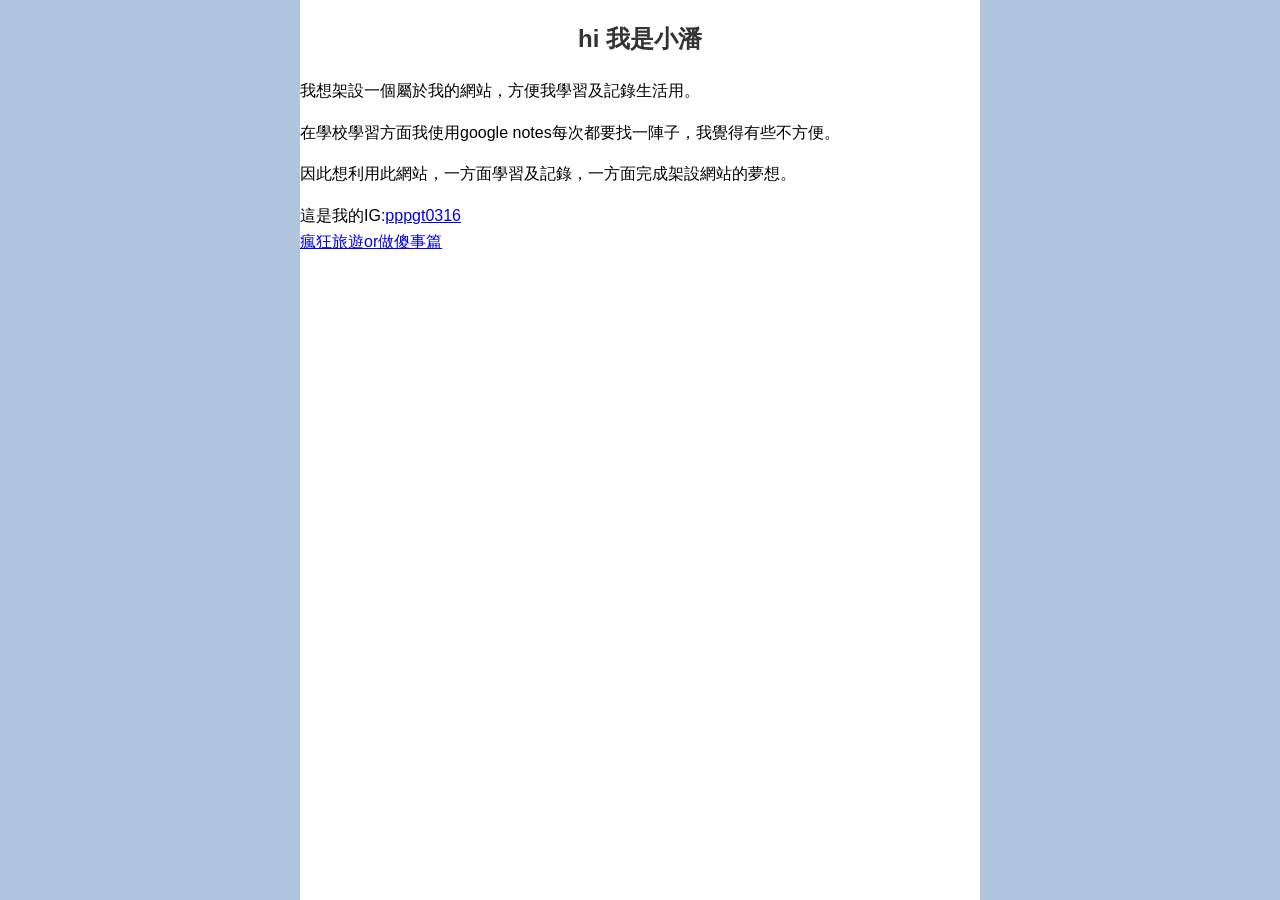
<file: index.html>
<!DOCTYPE html>
<html>
    <head>
        <meta charset="UTF-8"></meta>
        <title>小潘的網站</title>
        <style>
            html {
                font-size: 16px; /* 設置基準字體大小，1rem = 16px */
            }
            body {
                font-family: Arial, sans-serif;
                margin: 1.25rem auto; /* 20px ÷ 16 = 1.25rem */
                max-width: 50rem; /* 800px ÷ 16 = 50rem */
                line-height: 1.6;
                z-index: 1;
            }
            h2 {
                color: #333;
                text-align: center;
                font-size: 1.5rem; /* 約 24px，瀏覽器預設 h2 大小 */
            }
            p {
                overflow-wrap: break-word;
                white-space: normal;
                text-align: justify;
                color: black;
                font-size: 1rem; /* 明確設置，約 16px */
            }
            .left-background,
            .right-background {
                position: fixed;
                top: 0;
                width: var(--sidebar-width, 240px); /* 動態由 JS 控制 */
                height: 100vh;
                background-color: lightsteelblue;
                z-index: 0;
            }
            .left-background {
                left: 0;
            }
            .right-background {
                right: 0;
            }
            .content {
                max-width: calc(100vw - 2 * var(--sidebar-width));
                margin: 0 auto;
                box-sizing: border-box;
                position: relative;
                z-index: 1;
            }
            @media (max-width: 37.5rem) { /* 600px ÷ 16 = 37.5rem */
            .left-background, .right-background {
                width: 3.125rem; /* 50px ÷ 16 = 3.125rem */
            }
            }
        </style>
    </head>
    <body>
        <div class="left-background" ></div>
        <div class="right-background" ></div>
        <div class="content">
            <h2>hi 我是小潘</h2>
            <p>我想架設一個屬於我的網站，方便我學習及記錄生活用。</p>
            <p>在學校學習方面我使用google notes每次都要找一陣子，我覺得有些不方便。</p>
            <p>因此想利用此網站，一方面學習及記錄，一方面完成架設網站的夢想。</p>
            這是我的IG:<a href="https://www.instagram.com/pppgt0316/">pppgt0316</a>
            <br>
            <a href="wtfthing.html">瘋狂旅遊or做傻事篇</a>
        </div>
        <script>
            (function () {
            const SIDE_INIT = 300; // 初始 sidebar 寬度 px
            const root = document.documentElement;

            function adjustSidebars() {
                const zoom = window.devicePixelRatio || 1;
                const newWidth = SIDE_INIT / zoom;
                root.style.setProperty("--sidebar-width", newWidth + "px");
            }

            // 初始執行
            adjustSidebars();

            // 監聽 resize
            window.addEventListener("resize", adjustSidebars);

            // 監聽 zoom 變化（某些瀏覽器 DPR 會變）
            let lastDPR = window.devicePixelRatio;
            setInterval(() => {
                if (window.devicePixelRatio !== lastDPR) {
                lastDPR = window.devicePixelRatio;
                adjustSidebars();
                }
            }, 300);
            })();
        </script>
    </body>
</html>
</file>
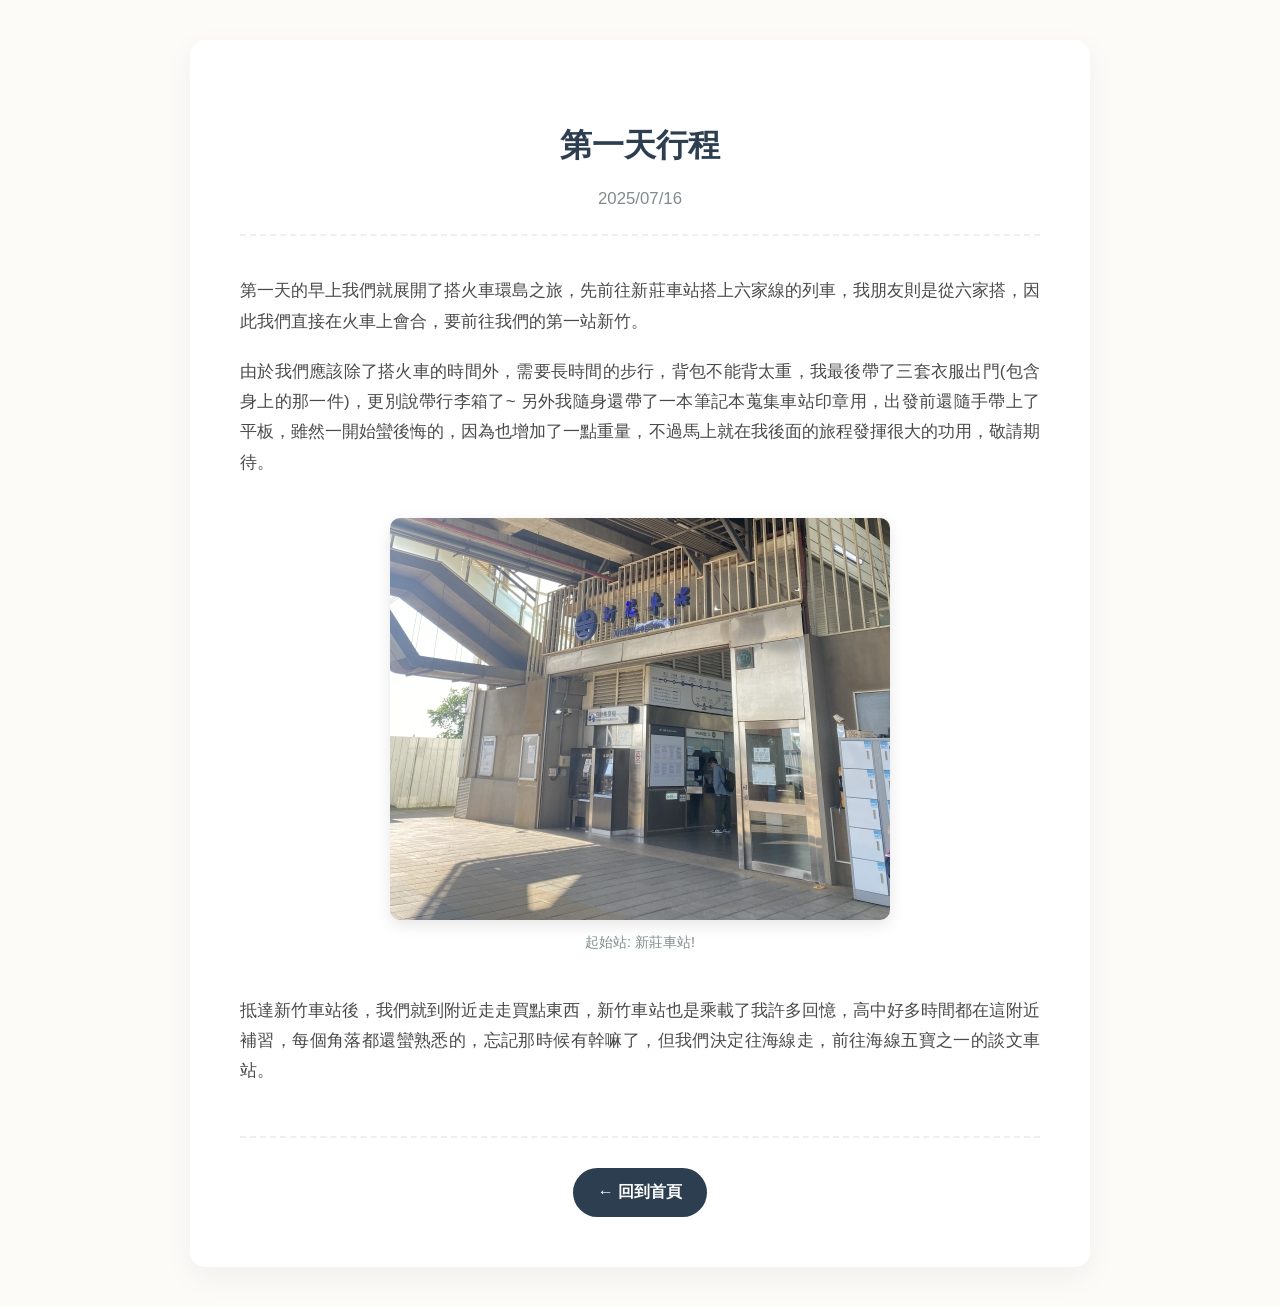
<file: day1.html>
<!DOCTYPE html>
<html lang="zh-TW">
<head>
    <meta charset="UTF-8">
    <meta name="viewport" content="width=device-width, initial-scale=1.0">
    <title>第一天 | 火車環島八日遊</title>
    <!-- 這一行就是用來叫出外面的樣式表 -->
    <link rel="stylesheet" href="style.css">
</head>
<body>

    <div class="container">
        <h2>第一天行程</h2>
        <p class="subtitle">2025/07/16</p>

        <p>第一天的早上我們就展開了搭火車環島之旅，先前往新莊車站搭上六家線的列車，我朋友則是從六家搭，因此我們直接在火車上會合，要前往我們的第一站新竹。</p>
        
        <p>由於我們應該除了搭火車的時間外，需要長時間的步行，背包不能背太重，我最後帶了三套衣服出門(包含身上的那一件)，更別說帶行李箱了~ 另外我隨身還帶了一本筆記本蒐集車站印章用，出發前還隨手帶上了平板，雖然一開始蠻後悔的，因為也增加了一點重量，不過馬上就在我後面的旅程發揮很大的功用，敬請期待。</p>

        <img alt="新莊車站" src="images/IMG_9039.jpg">
        <p class="caption">起始站: 新莊車站!</p>

        <p>抵達新竹車站後，我們就到附近走走買點東西，新竹車站也是乘載了我許多回憶，高中好多時間都在這附近補習，每個角落都還蠻熟悉的，忘記那時候有幹嘛了，但我們決定往海線走，前往海線五寶之一的談文車站。</p>
        
        <div class="btn-container">
            <a href="trainaroundtaiwan.html" class="back-link">← 回到首頁</a>
        </div>
    </div>

</body>
</html>
</file>
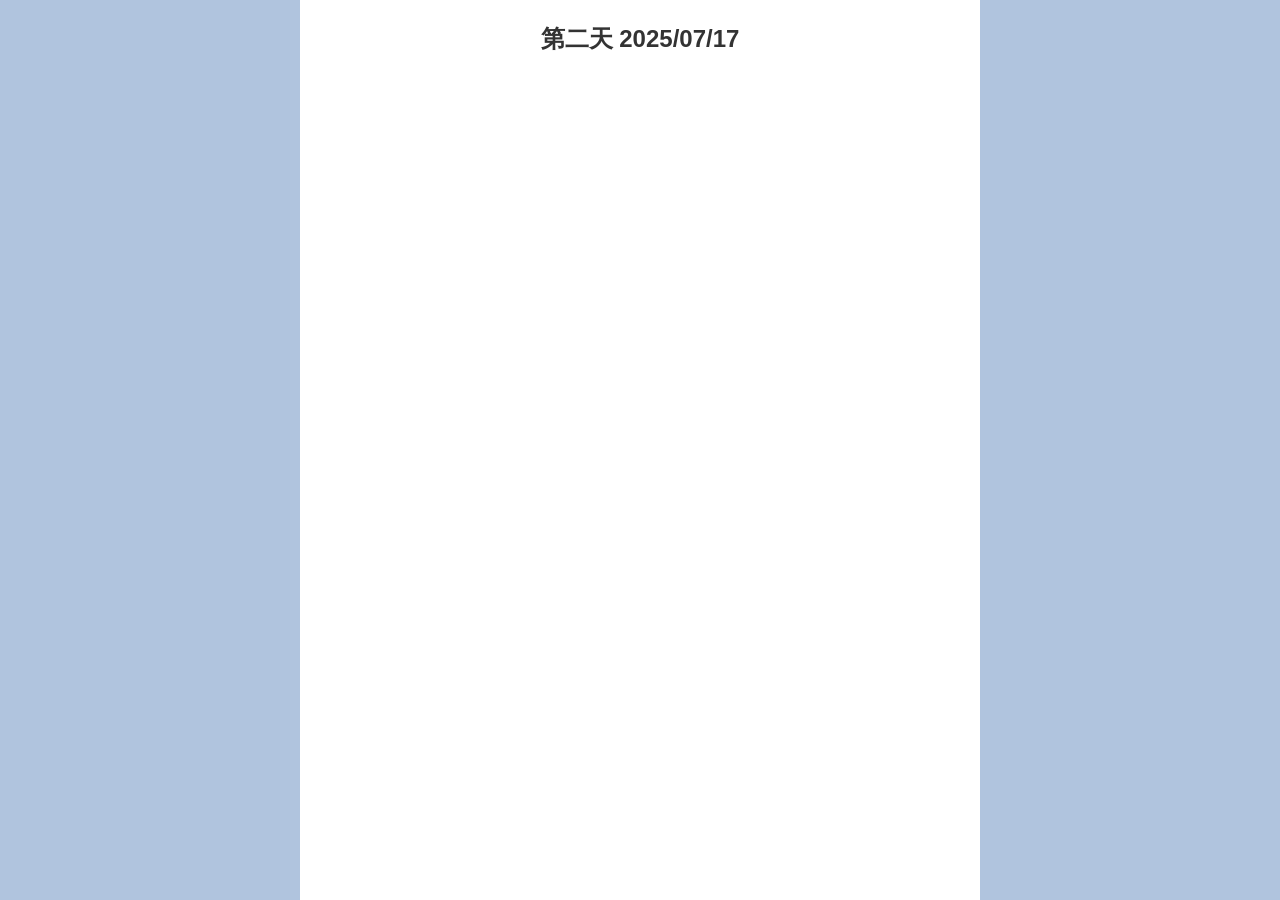
<file: day2.html>
<!DOCTYPE html>
<html>
    <head>
        <meta charset="UTF-8"></meta>
        <title>環島day2</title>
        <style>
            html {
                font-size: 16px; /* 設置基準字體大小，1rem = 16px */
            }
            body {
                font-family: Arial, sans-serif;
                margin: 1.25rem auto; /* 20px ÷ 16 = 1.25rem */
                max-width: 50rem; /* 800px ÷ 16 = 50rem */
                line-height: 1.6;
                z-index: 1;
            }
            h2 {
                color: #333;
                text-align: center;
                font-size: 1.5rem; /* 約 24px，瀏覽器預設 h2 大小 */
            }
            p {
                overflow-wrap: break-word;
                white-space: normal;
                text-align: justify;
                color: black;
                font-size: 1rem; /* 明確設置，約 16px */
            }
            .left-background,
            .right-background {
                position: fixed;
                top: 0;
                width: var(--sidebar-width, 240px); /* 動態由 JS 控制 */
                height: 100vh;
                background-color: lightsteelblue;
                z-index: 0;
            }
            .left-background {
                left: 0;
            }
            .right-background {
                right: 0;
            }
            .content {
                max-width: calc(100vw - 2 * var(--sidebar-width));
                margin: 0 auto;
                box-sizing: border-box;
                position: relative;
                z-index: 1;
            }
            @media (max-width: 37.5rem) { /* 600px ÷ 16 = 37.5rem */
            .left-background, .right-background {
                width: 3.125rem; /* 50px ÷ 16 = 3.125rem */
            }
            }
        </style>
    </head>
    <body>
        <div class="left-background" ></div>
        <div class="right-background" ></div>
        <div class="content">
            <h2>第二天 2025/07/17</h2>

        </div>
        <script>
            (function () {
            const SIDE_INIT = 300; // 初始 sidebar 寬度 px
            const root = document.documentElement;

            function adjustSidebars() {
                const zoom = window.devicePixelRatio || 1;
                const newWidth = SIDE_INIT / zoom;
                root.style.setProperty("--sidebar-width", newWidth + "px");
            }

            // 初始執行
            adjustSidebars();

            // 監聽 resize
            window.addEventListener("resize", adjustSidebars);

            // 監聽 zoom 變化（某些瀏覽器 DPR 會變）
            let lastDPR = window.devicePixelRatio;
            setInterval(() => {
                if (window.devicePixelRatio !== lastDPR) {
                lastDPR = window.devicePixelRatio;
                adjustSidebars();
                }
            }, 300);
            })();
        </script>
    </body>
</html>
</file>
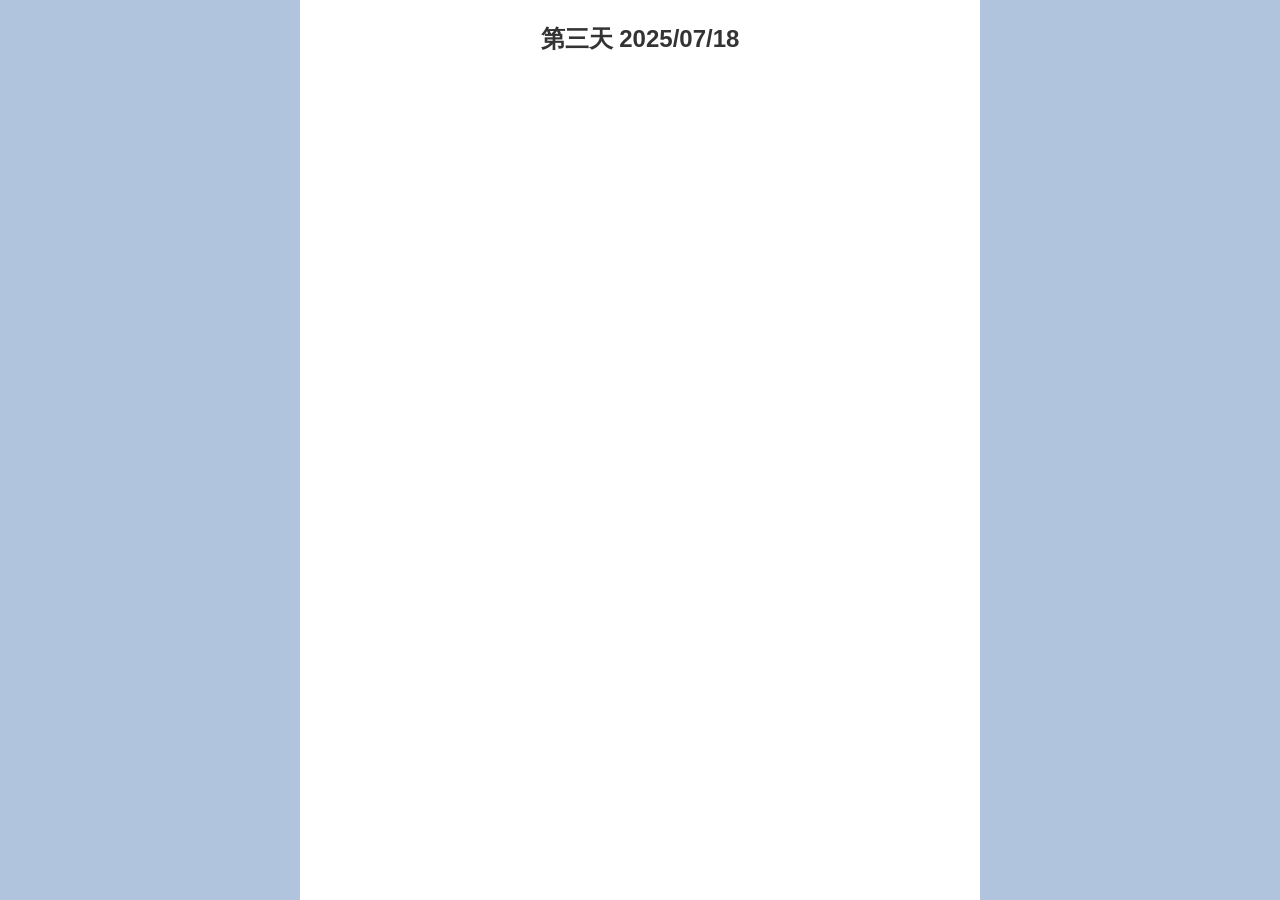
<file: day3.html>
<!DOCTYPE html>
<html>
    <head>
        <meta charset="UTF-8"></meta>
        <title>環島day3</title>
        <style>
            html {
                font-size: 16px; /* 設置基準字體大小，1rem = 16px */
            }
            body {
                font-family: Arial, sans-serif;
                margin: 1.25rem auto; /* 20px ÷ 16 = 1.25rem */
                max-width: 50rem; /* 800px ÷ 16 = 50rem */
                line-height: 1.6;
                z-index: 1;
            }
            h2 {
                color: #333;
                text-align: center;
                font-size: 1.5rem; /* 約 24px，瀏覽器預設 h2 大小 */
            }
            p {
                overflow-wrap: break-word;
                white-space: normal;
                text-align: justify;
                color: black;
                font-size: 1rem; /* 明確設置，約 16px */
            }
            .left-background,
            .right-background {
                position: fixed;
                top: 0;
                width: var(--sidebar-width, 240px); /* 動態由 JS 控制 */
                height: 100vh;
                background-color: lightsteelblue;
                z-index: 0;
            }
            .left-background {
                left: 0;
            }
            .right-background {
                right: 0;
            }
            .content {
                max-width: calc(100vw - 2 * var(--sidebar-width));
                margin: 0 auto;
                box-sizing: border-box;
                position: relative;
                z-index: 1;
            }
            @media (max-width: 37.5rem) { /* 600px ÷ 16 = 37.5rem */
            .left-background, .right-background {
                width: 3.125rem; /* 50px ÷ 16 = 3.125rem */
            }
            }
        </style>
    </head>
    <body>
        <div class="left-background" ></div>
        <div class="right-background" ></div>
        <div class="content">
            <h2>第三天 2025/07/18</h2>

        </div>
        <script>
            (function () {
            const SIDE_INIT = 300; // 初始 sidebar 寬度 px
            const root = document.documentElement;

            function adjustSidebars() {
                const zoom = window.devicePixelRatio || 1;
                const newWidth = SIDE_INIT / zoom;
                root.style.setProperty("--sidebar-width", newWidth + "px");
            }

            // 初始執行
            adjustSidebars();

            // 監聽 resize
            window.addEventListener("resize", adjustSidebars);

            // 監聽 zoom 變化（某些瀏覽器 DPR 會變）
            let lastDPR = window.devicePixelRatio;
            setInterval(() => {
                if (window.devicePixelRatio !== lastDPR) {
                lastDPR = window.devicePixelRatio;
                adjustSidebars();
                }
            }, 300);
            })();
        </script>
    </body>
</html>
</file>
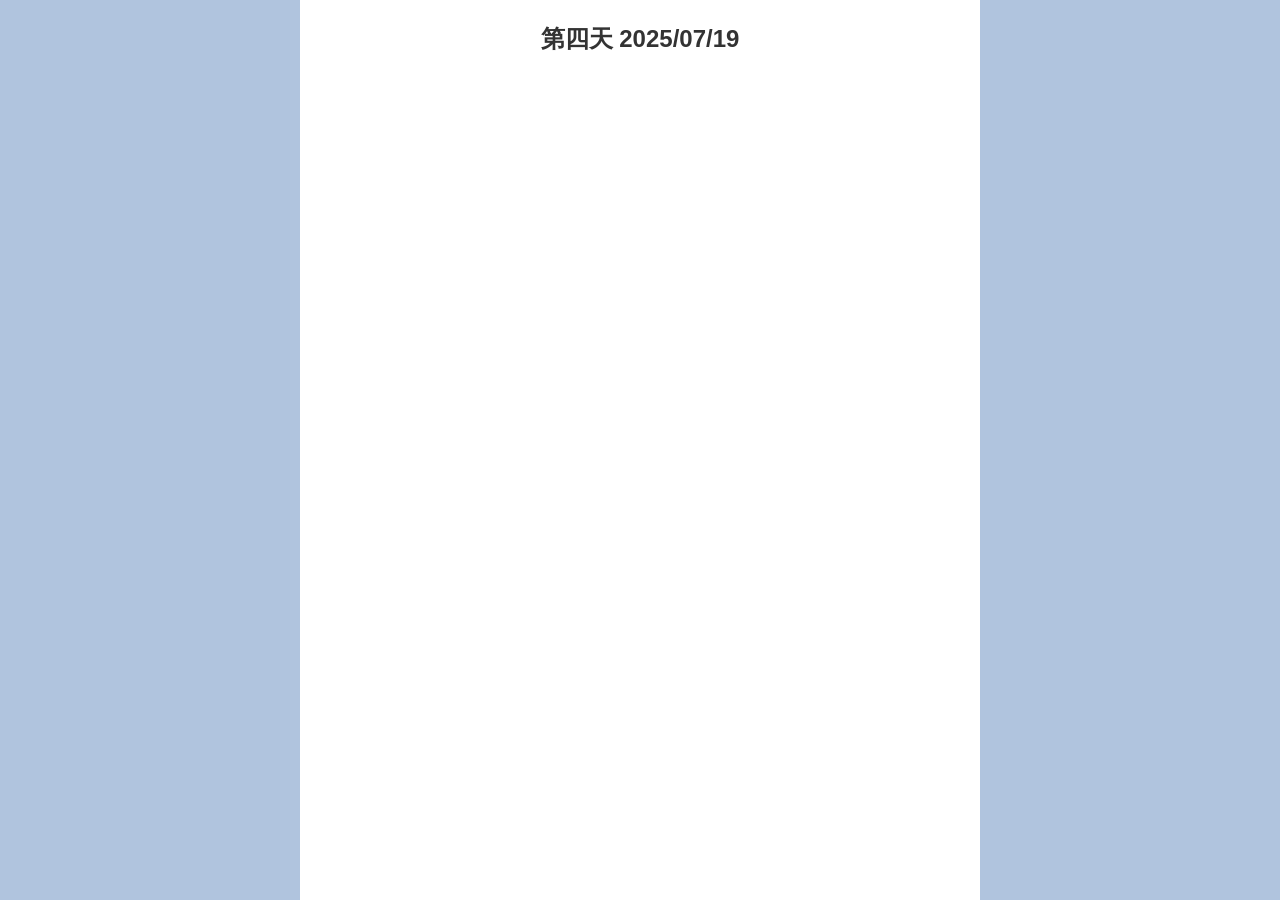
<file: day4.html>
<!DOCTYPE html>
<html>
    <head>
        <meta charset="UTF-8"></meta>
        <title>環島day4</title>
        <style>
            html {
                font-size: 16px; /* 設置基準字體大小，1rem = 16px */
            }
            body {
                font-family: Arial, sans-serif;
                margin: 1.25rem auto; /* 20px ÷ 16 = 1.25rem */
                max-width: 50rem; /* 800px ÷ 16 = 50rem */
                line-height: 1.6;
                z-index: 1;
            }
            h2 {
                color: #333;
                text-align: center;
                font-size: 1.5rem; /* 約 24px，瀏覽器預設 h2 大小 */
            }
            p {
                overflow-wrap: break-word;
                white-space: normal;
                text-align: justify;
                color: black;
                font-size: 1rem; /* 明確設置，約 16px */
            }
            .left-background,
            .right-background {
                position: fixed;
                top: 0;
                width: var(--sidebar-width, 240px); /* 動態由 JS 控制 */
                height: 100vh;
                background-color: lightsteelblue;
                z-index: 0;
            }
            .left-background {
                left: 0;
            }
            .right-background {
                right: 0;
            }
            .content {
                max-width: calc(100vw - 2 * var(--sidebar-width));
                margin: 0 auto;
                box-sizing: border-box;
                position: relative;
                z-index: 1;
            }
            @media (max-width: 37.5rem) { /* 600px ÷ 16 = 37.5rem */
            .left-background, .right-background {
                width: 3.125rem; /* 50px ÷ 16 = 3.125rem */
            }
            }
        </style>
    </head>
    <body>
        <div class="left-background" ></div>
        <div class="right-background" ></div>
        <div class="content">
            <h2>第四天 2025/07/19</h2>

        </div>
        <script>
            (function () {
            const SIDE_INIT = 300; // 初始 sidebar 寬度 px
            const root = document.documentElement;

            function adjustSidebars() {
                const zoom = window.devicePixelRatio || 1;
                const newWidth = SIDE_INIT / zoom;
                root.style.setProperty("--sidebar-width", newWidth + "px");
            }

            // 初始執行
            adjustSidebars();

            // 監聽 resize
            window.addEventListener("resize", adjustSidebars);

            // 監聽 zoom 變化（某些瀏覽器 DPR 會變）
            let lastDPR = window.devicePixelRatio;
            setInterval(() => {
                if (window.devicePixelRatio !== lastDPR) {
                lastDPR = window.devicePixelRatio;
                adjustSidebars();
                }
            }, 300);
            })();
        </script>
    </body>
</html>
</file>
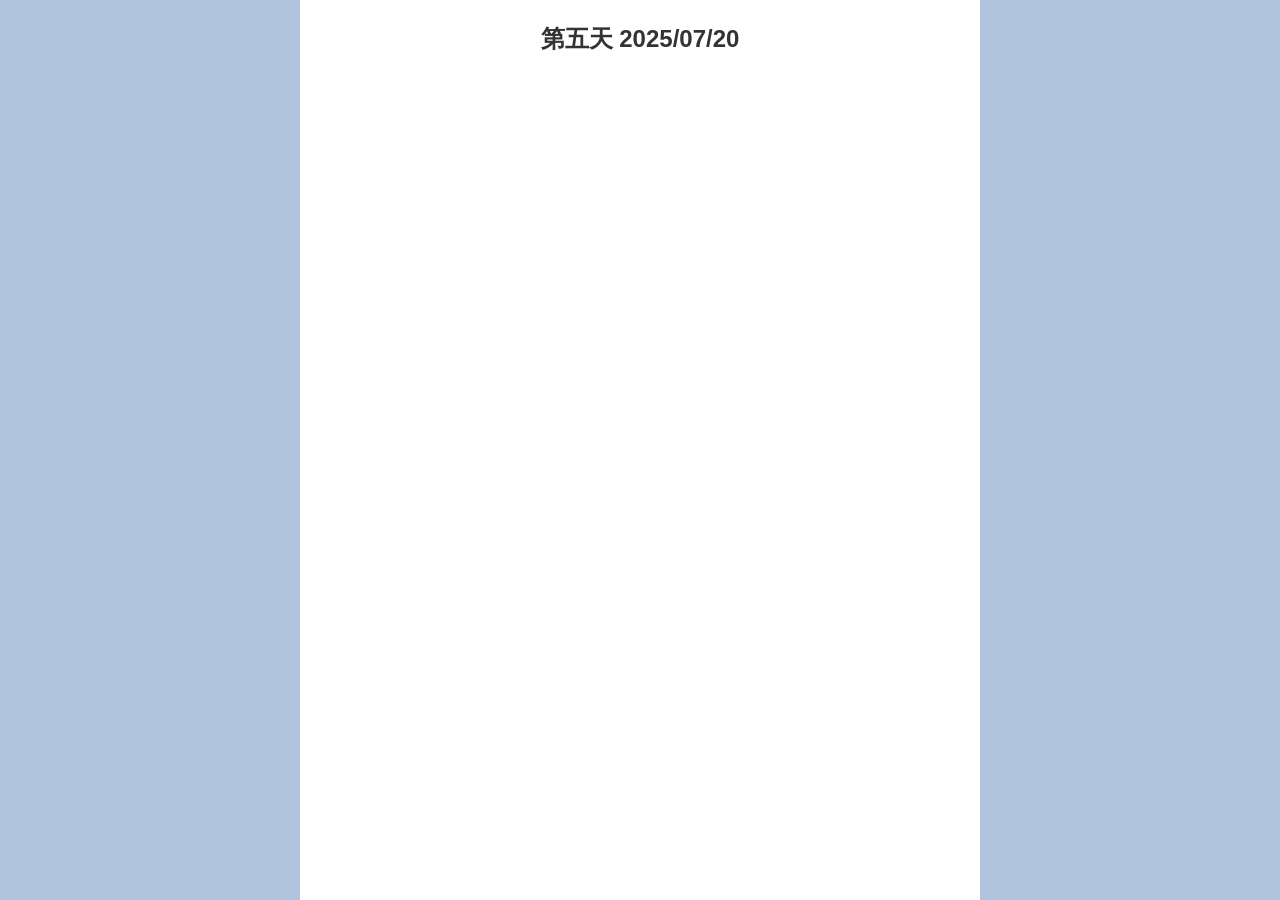
<file: day5.html>
<!DOCTYPE html>
<html>
    <head>
        <meta charset="UTF-8"></meta>
        <title>環島day5</title>
        <style>
            html {
                font-size: 16px; /* 設置基準字體大小，1rem = 16px */
            }
            body {
                font-family: Arial, sans-serif;
                margin: 1.25rem auto; /* 20px ÷ 16 = 1.25rem */
                max-width: 50rem; /* 800px ÷ 16 = 50rem */
                line-height: 1.6;
                z-index: 1;
            }
            h2 {
                color: #333;
                text-align: center;
                font-size: 1.5rem; /* 約 24px，瀏覽器預設 h2 大小 */
            }
            p {
                overflow-wrap: break-word;
                white-space: normal;
                text-align: justify;
                color: black;
                font-size: 1rem; /* 明確設置，約 16px */
            }
            .left-background,
            .right-background {
                position: fixed;
                top: 0;
                width: var(--sidebar-width, 240px); /* 動態由 JS 控制 */
                height: 100vh;
                background-color: lightsteelblue;
                z-index: 0;
            }
            .left-background {
                left: 0;
            }
            .right-background {
                right: 0;
            }
            .content {
                max-width: calc(100vw - 2 * var(--sidebar-width));
                margin: 0 auto;
                box-sizing: border-box;
                position: relative;
                z-index: 1;
            }
            @media (max-width: 37.5rem) { /* 600px ÷ 16 = 37.5rem */
            .left-background, .right-background {
                width: 3.125rem; /* 50px ÷ 16 = 3.125rem */
            }
            }
        </style>
    </head>
    <body>
        <div class="left-background" ></div>
        <div class="right-background" ></div>
        <div class="content">
            <h2>第五天 2025/07/20</h2>

        </div>
        <script>
            (function () {
            const SIDE_INIT = 300; // 初始 sidebar 寬度 px
            const root = document.documentElement;

            function adjustSidebars() {
                const zoom = window.devicePixelRatio || 1;
                const newWidth = SIDE_INIT / zoom;
                root.style.setProperty("--sidebar-width", newWidth + "px");
            }

            // 初始執行
            adjustSidebars();

            // 監聽 resize
            window.addEventListener("resize", adjustSidebars);

            // 監聽 zoom 變化（某些瀏覽器 DPR 會變）
            let lastDPR = window.devicePixelRatio;
            setInterval(() => {
                if (window.devicePixelRatio !== lastDPR) {
                lastDPR = window.devicePixelRatio;
                adjustSidebars();
                }
            }, 300);
            })();
        </script>
    </body>
</html>
</file>
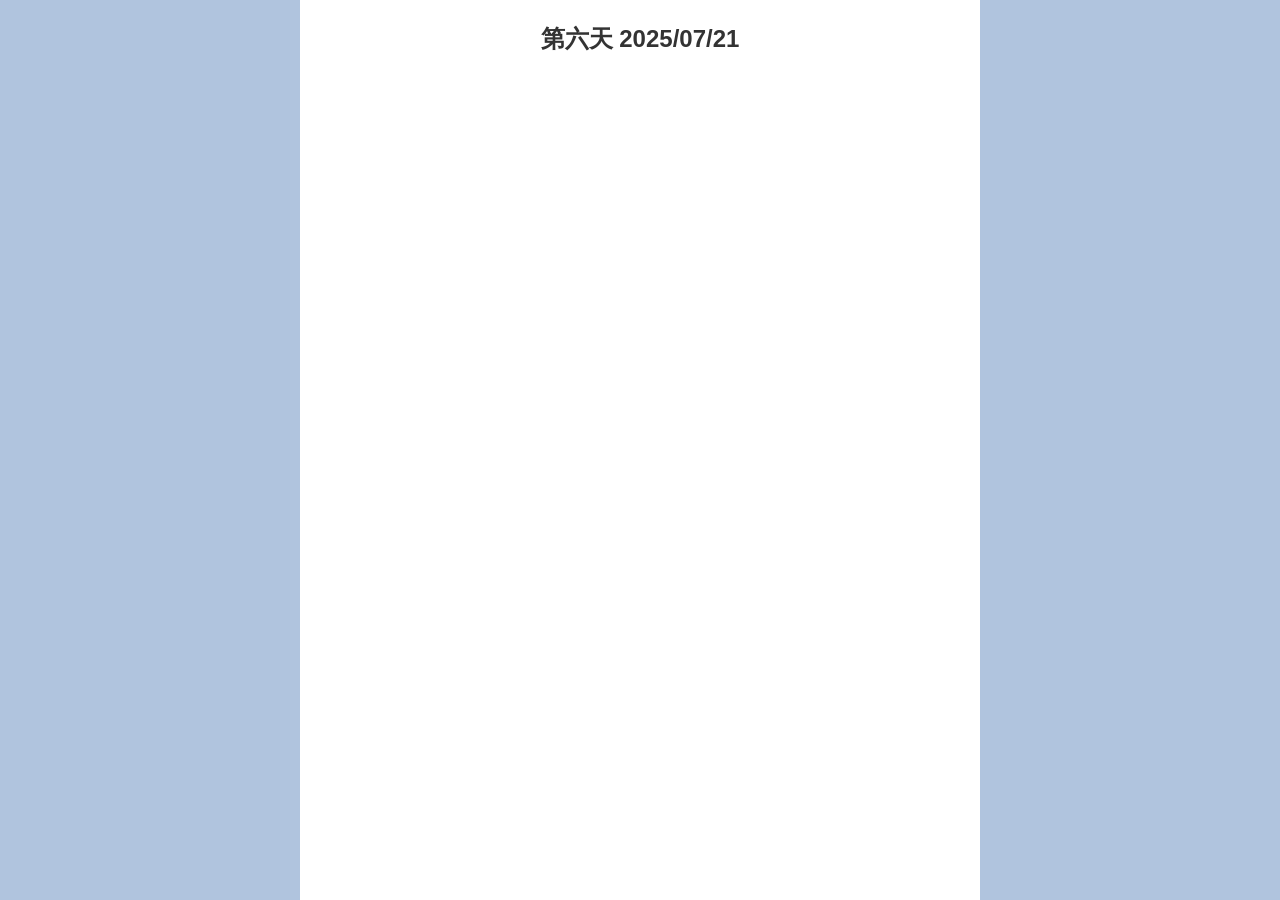
<file: day6.html>
<!DOCTYPE html>
<html>
    <head>
        <meta charset="UTF-8"></meta>
        <title>環島day6</title>
        <style>
            html {
                font-size: 16px; /* 設置基準字體大小，1rem = 16px */
            }
            body {
                font-family: Arial, sans-serif;
                margin: 1.25rem auto; /* 20px ÷ 16 = 1.25rem */
                max-width: 50rem; /* 800px ÷ 16 = 50rem */
                line-height: 1.6;
                z-index: 1;
            }
            h2 {
                color: #333;
                text-align: center;
                font-size: 1.5rem; /* 約 24px，瀏覽器預設 h2 大小 */
            }
            p {
                overflow-wrap: break-word;
                white-space: normal;
                text-align: justify;
                color: black;
                font-size: 1rem; /* 明確設置，約 16px */
            }
            .left-background,
            .right-background {
                position: fixed;
                top: 0;
                width: var(--sidebar-width, 240px); /* 動態由 JS 控制 */
                height: 100vh;
                background-color: lightsteelblue;
                z-index: 0;
            }
            .left-background {
                left: 0;
            }
            .right-background {
                right: 0;
            }
            .content {
                max-width: calc(100vw - 2 * var(--sidebar-width));
                margin: 0 auto;
                box-sizing: border-box;
                position: relative;
                z-index: 1;
            }
            @media (max-width: 37.5rem) { /* 600px ÷ 16 = 37.5rem */
            .left-background, .right-background {
                width: 3.125rem; /* 50px ÷ 16 = 3.125rem */
            }
            }
        </style>
    </head>
    <body>
        <div class="left-background" ></div>
        <div class="right-background" ></div>
        <div class="content">
            <h2>第六天 2025/07/21</h2>

        </div>
        <script>
            (function () {
            const SIDE_INIT = 300; // 初始 sidebar 寬度 px
            const root = document.documentElement;

            function adjustSidebars() {
                const zoom = window.devicePixelRatio || 1;
                const newWidth = SIDE_INIT / zoom;
                root.style.setProperty("--sidebar-width", newWidth + "px");
            }

            // 初始執行
            adjustSidebars();

            // 監聽 resize
            window.addEventListener("resize", adjustSidebars);

            // 監聽 zoom 變化（某些瀏覽器 DPR 會變）
            let lastDPR = window.devicePixelRatio;
            setInterval(() => {
                if (window.devicePixelRatio !== lastDPR) {
                lastDPR = window.devicePixelRatio;
                adjustSidebars();
                }
            }, 300);
            })();
        </script>
    </body>
</html>
</file>
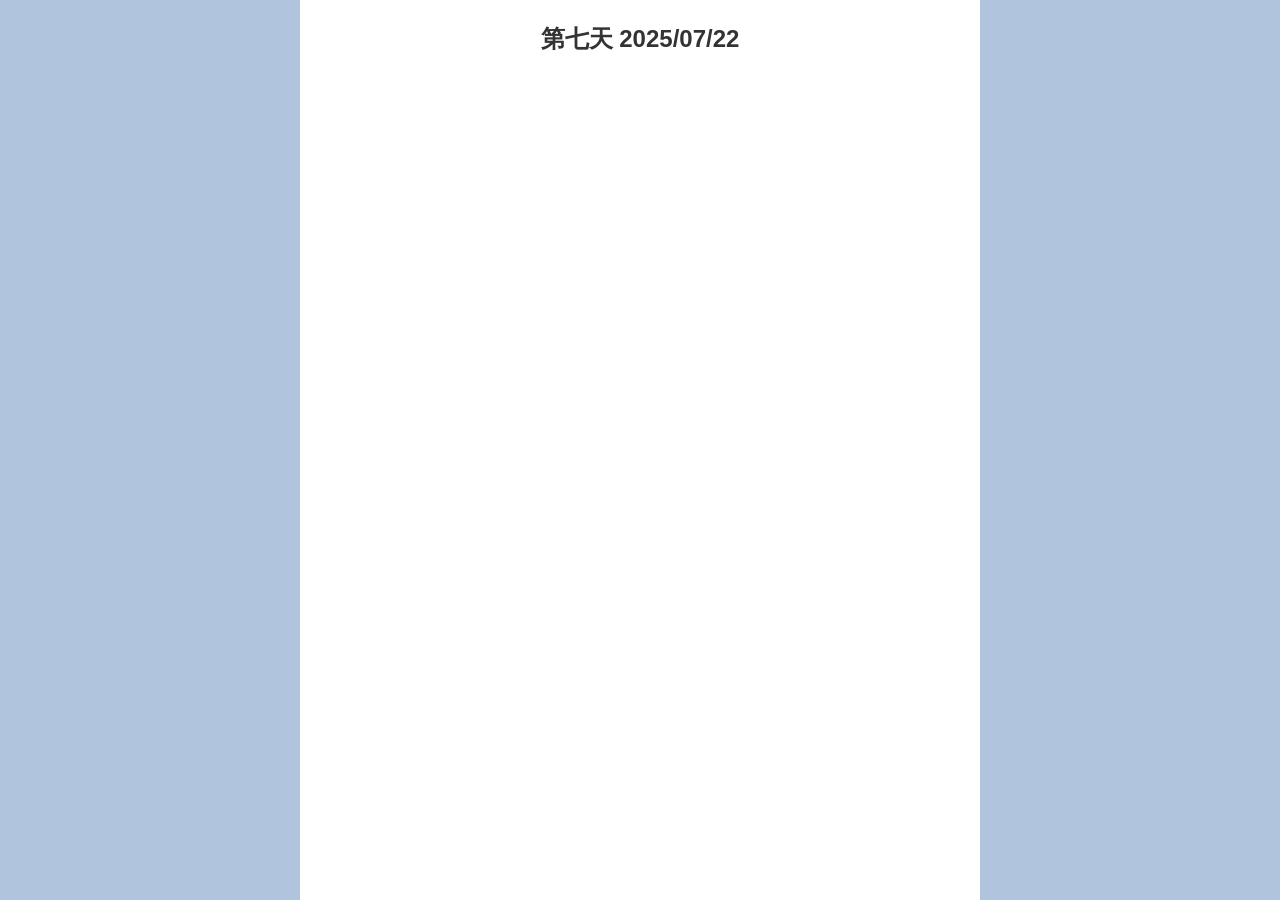
<file: day7.html>
<!DOCTYPE html>
<html>
    <head>
        <meta charset="UTF-8"></meta>
        <title>環島day7</title>
        <style>
            html {
                font-size: 16px; /* 設置基準字體大小，1rem = 16px */
            }
            body {
                font-family: Arial, sans-serif;
                margin: 1.25rem auto; /* 20px ÷ 16 = 1.25rem */
                max-width: 50rem; /* 800px ÷ 16 = 50rem */
                line-height: 1.6;
                z-index: 1;
            }
            h2 {
                color: #333;
                text-align: center;
                font-size: 1.5rem; /* 約 24px，瀏覽器預設 h2 大小 */
            }
            p {
                overflow-wrap: break-word;
                white-space: normal;
                text-align: justify;
                color: black;
                font-size: 1rem; /* 明確設置，約 16px */
            }
            .left-background,
            .right-background {
                position: fixed;
                top: 0;
                width: var(--sidebar-width, 240px); /* 動態由 JS 控制 */
                height: 100vh;
                background-color: lightsteelblue;
                z-index: 0;
            }
            .left-background {
                left: 0;
            }
            .right-background {
                right: 0;
            }
            .content {
                max-width: calc(100vw - 2 * var(--sidebar-width));
                margin: 0 auto;
                box-sizing: border-box;
                position: relative;
                z-index: 1;
            }
            @media (max-width: 37.5rem) { /* 600px ÷ 16 = 37.5rem */
            .left-background, .right-background {
                width: 3.125rem; /* 50px ÷ 16 = 3.125rem */
            }
            }
        </style>
    </head>
    <body>
        <div class="left-background" ></div>
        <div class="right-background" ></div>
        <div class="content">
            <h2>第七天 2025/07/22</h2>

        </div>
        <script>
            (function () {
            const SIDE_INIT = 300; // 初始 sidebar 寬度 px
            const root = document.documentElement;

            function adjustSidebars() {
                const zoom = window.devicePixelRatio || 1;
                const newWidth = SIDE_INIT / zoom;
                root.style.setProperty("--sidebar-width", newWidth + "px");
            }

            // 初始執行
            adjustSidebars();

            // 監聽 resize
            window.addEventListener("resize", adjustSidebars);

            // 監聽 zoom 變化（某些瀏覽器 DPR 會變）
            let lastDPR = window.devicePixelRatio;
            setInterval(() => {
                if (window.devicePixelRatio !== lastDPR) {
                lastDPR = window.devicePixelRatio;
                adjustSidebars();
                }
            }, 300);
            })();
        </script>
    </body>
</html>
</file>
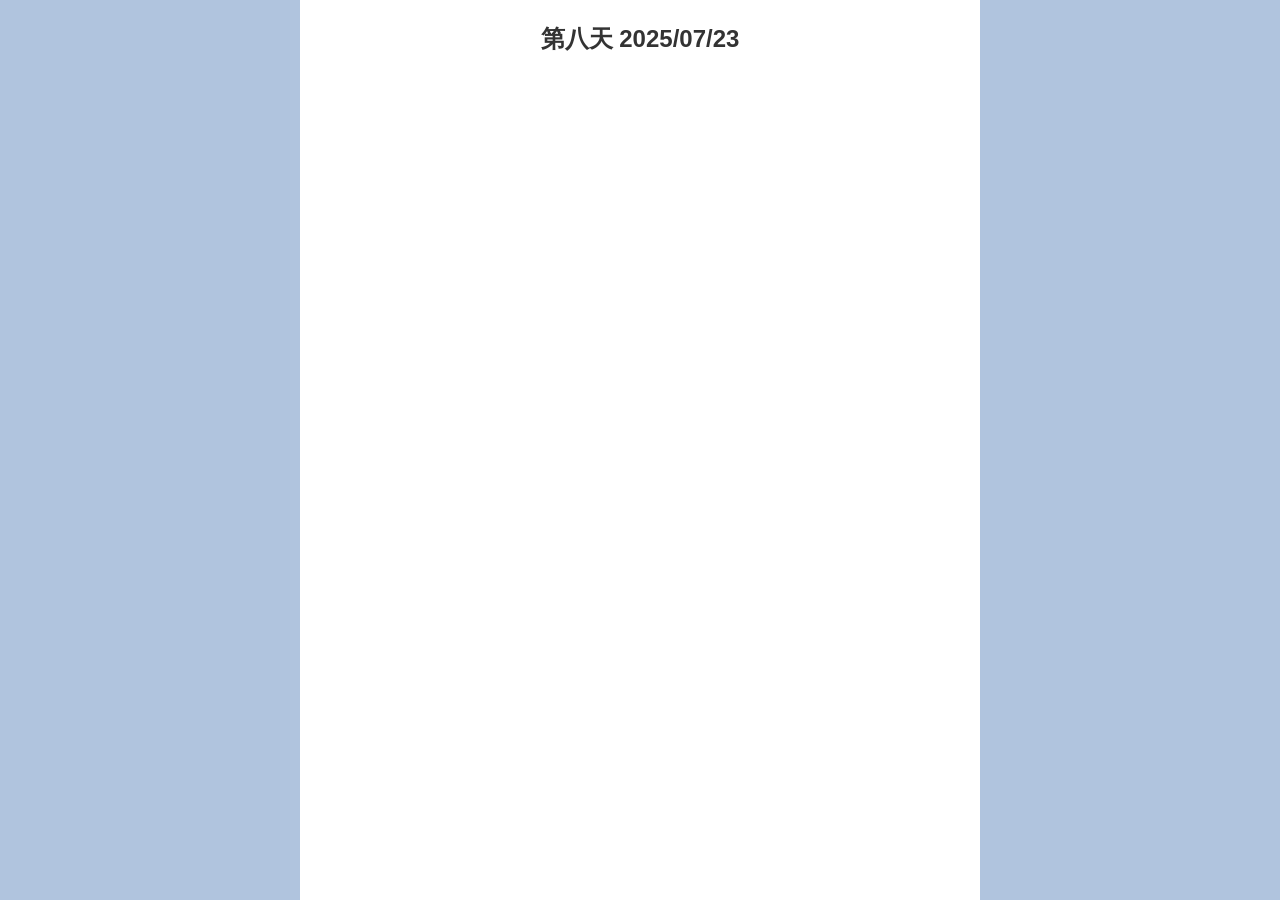
<file: day8.html>
<!DOCTYPE html>
<html>
    <head>
        <meta charset="UTF-8"></meta>
        <title>環島day8</title>
        <style>
            html {
                font-size: 16px; /* 設置基準字體大小，1rem = 16px */
            }
            body {
                font-family: Arial, sans-serif;
                margin: 1.25rem auto; /* 20px ÷ 16 = 1.25rem */
                max-width: 50rem; /* 800px ÷ 16 = 50rem */
                line-height: 1.6;
                z-index: 1;
            }
            h2 {
                color: #333;
                text-align: center;
                font-size: 1.5rem; /* 約 24px，瀏覽器預設 h2 大小 */
            }
            p {
                overflow-wrap: break-word;
                white-space: normal;
                text-align: justify;
                color: black;
                font-size: 1rem; /* 明確設置，約 16px */
            }
            .left-background,
            .right-background {
                position: fixed;
                top: 0;
                width: var(--sidebar-width, 240px); /* 動態由 JS 控制 */
                height: 100vh;
                background-color: lightsteelblue;
                z-index: 0;
            }
            .left-background {
                left: 0;
            }
            .right-background {
                right: 0;
            }
            .content {
                max-width: calc(100vw - 2 * var(--sidebar-width));
                margin: 0 auto;
                box-sizing: border-box;
                position: relative;
                z-index: 1;
            }
            @media (max-width: 37.5rem) { /* 600px ÷ 16 = 37.5rem */
            .left-background, .right-background {
                width: 3.125rem; /* 50px ÷ 16 = 3.125rem */
            }
            }
        </style>
    </head>
    <body>
        <div class="left-background" ></div>
        <div class="right-background" ></div>
        <div class="content">
            <h2>第八天 2025/07/23</h2>

        </div>
        <script>
            (function () {
            const SIDE_INIT = 300; // 初始 sidebar 寬度 px
            const root = document.documentElement;

            function adjustSidebars() {
                const zoom = window.devicePixelRatio || 1;
                const newWidth = SIDE_INIT / zoom;
                root.style.setProperty("--sidebar-width", newWidth + "px");
            }

            // 初始執行
            adjustSidebars();

            // 監聽 resize
            window.addEventListener("resize", adjustSidebars);

            // 監聽 zoom 變化（某些瀏覽器 DPR 會變）
            let lastDPR = window.devicePixelRatio;
            setInterval(() => {
                if (window.devicePixelRatio !== lastDPR) {
                lastDPR = window.devicePixelRatio;
                adjustSidebars();
                }
            }, 300);
            })();
        </script>
    </body>
</html>
</file>
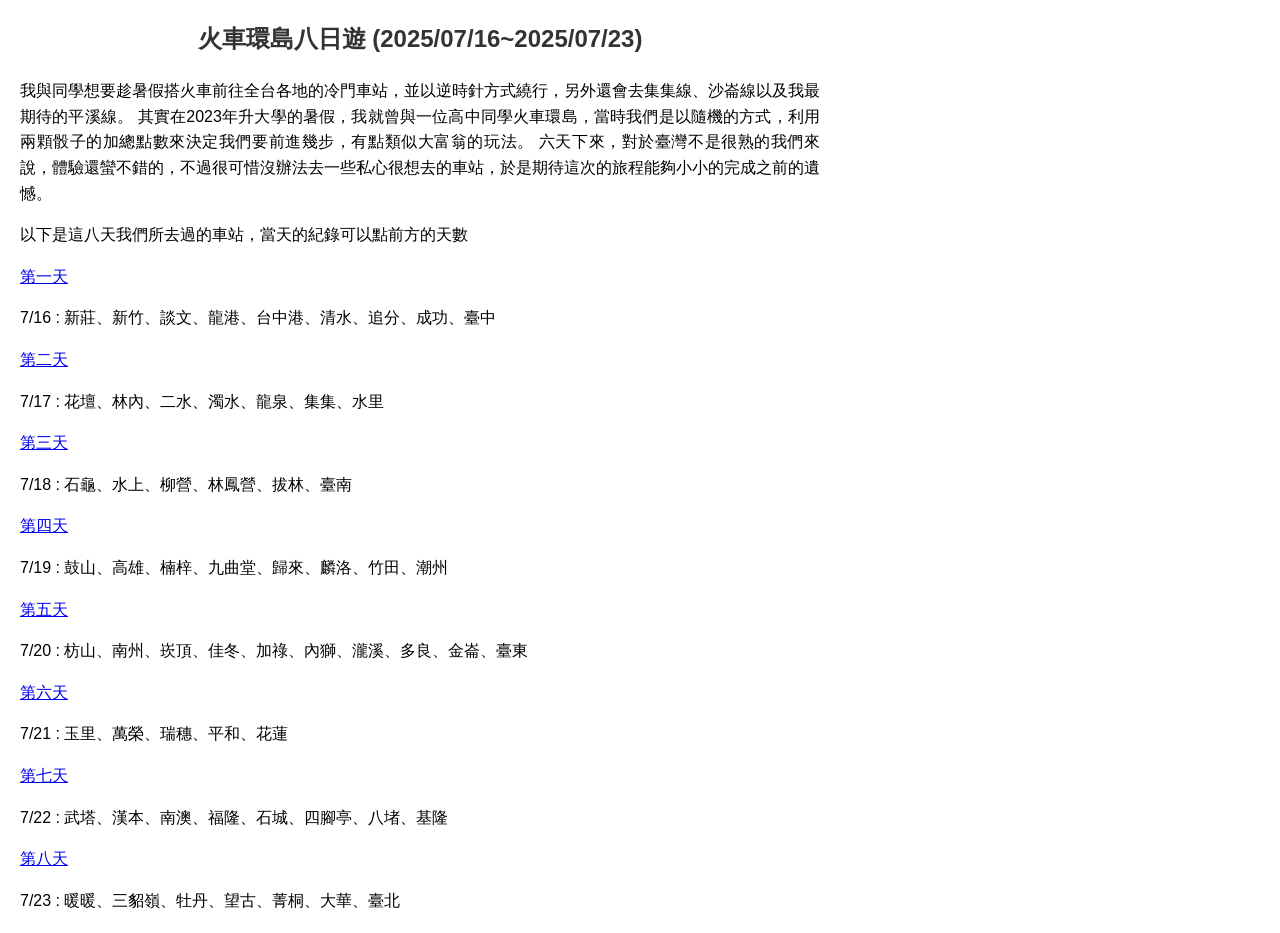
<file: page2.html>
<!DOCTYPE html>
<html>
    <head>
        <meta charset="UTF-8">
        <title>小潘的網頁</title>
        <style>
            body {
                font-family: Arial, sans-serif; /* 設定字型 */
                margin: 20px; /* 外邊距，讓內容不貼邊 */
                max-width: 800px; /* 限制內容最大寬度 */
                line-height: 1.6; /* 行高，增加可讀性 */
            }
            h2 {
                color: #333; /* 標題顏色 */
                text-align: center; /* 標題置中 */
            }
            p {
                overflow-wrap: break-word; /* 自動換行，長單詞也會斷開 */
                white-space: normal; /* 確保文字正常換行 */
                text-align: justify; /* 文字兩端對齊，視覺更整齊 */
            }
        </style>
    </head>
    <body>
        <h2>火車環島八日遊 (2025/07/16~2025/07/23)</h2>
        <p>我與同學想要趁暑假搭火車前往全台各地的冷門車站，並以逆時針方式繞行，另外還會去集集線、沙崙線以及我最期待的平溪線。
        其實在2023年升大學的暑假，我就曾與一位高中同學火車環島，當時我們是以隨機的方式，利用兩顆骰子的加總點數來決定我們要前進幾步，有點類似大富翁的玩法。
        六天下來，對於臺灣不是很熟的我們來說，體驗還蠻不錯的，不過很可惜沒辦法去一些私心很想去的車站，於是期待這次的旅程能夠小小的完成之前的遺憾。</p>
        
        <p>以下是這八天我們所去過的車站，當天的紀錄可以點前方的天數</p>
        <a href="day1.html">第一天</a><p> 7/16 : 新莊、新竹、談文、龍港、台中港、清水、追分、成功、臺中</p>
        <a href="day2.html">第二天</a><p> 7/17 : 花壇、林內、二水、濁水、龍泉、集集、水里</p>
        <a href="day3.html">第三天</a><P> 7/18 : 石龜、水上、柳營、林鳳營、拔林、臺南</P>
        <a href="day4.html">第四天</a><P> 7/19 : 鼓山、高雄、楠梓、九曲堂、歸來、麟洛、竹田、潮州</P>
        <a href="day5.html">第五天</a><P> 7/20 : 枋山、南州、崁頂、佳冬、加祿、內獅、瀧溪、多良、金崙、臺東</P>
        <a href="day6.html">第六天</a><P> 7/21 : 玉里、萬榮、瑞穗、平和、花蓮</P>
        <a href="day7.html">第七天</a><P> 7/22 : 武塔、漢本、南澳、福隆、石城、四腳亭、八堵、基隆</P>
        <a href="day8.html">第八天</a><P> 7/23 : 暖暖、三貂嶺、牡丹、望古、菁桐、大華、臺北</P>
    </body>
</html>
</file>
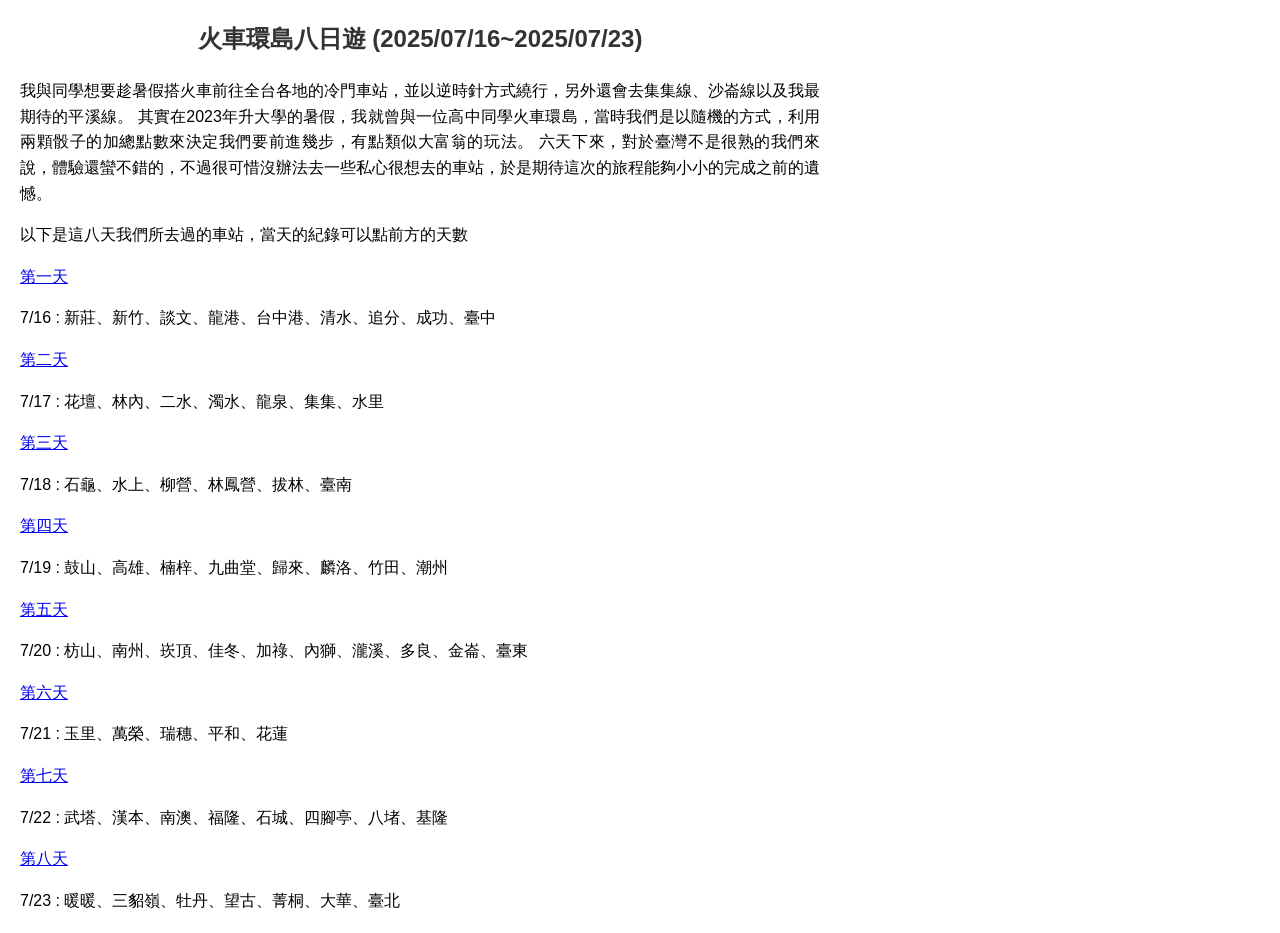
<file: train.html>
<!DOCTYPE html>
<html>
    <head>
        <meta charset="UTF-8">
        <title>小潘的網頁</title>
        <style>
            body {
                font-family: Arial, sans-serif; /* 設定字型 */
                margin: 20px; /* 外邊距，讓內容不貼邊 */
                max-width: 800px; /* 限制內容最大寬度 */
                line-height: 1.6; /* 行高，增加可讀性 */
            }
            h2 {
                color: #333; /* 標題顏色 */
                text-align: center; /* 標題置中 */
            }
            p {
                overflow-wrap: break-word; /* 自動換行，長單詞也會斷開 */
                white-space: normal; /* 確保文字正常換行 */
                text-align: justify; /* 文字兩端對齊，視覺更整齊 */
            }
        </style>
    </head>
    <body>
        <h2>火車環島八日遊 (2025/07/16~2025/07/23)</h2>
        <p>我與同學想要趁暑假搭火車前往全台各地的冷門車站，並以逆時針方式繞行，另外還會去集集線、沙崙線以及我最期待的平溪線。
        其實在2023年升大學的暑假，我就曾與一位高中同學火車環島，當時我們是以隨機的方式，利用兩顆骰子的加總點數來決定我們要前進幾步，有點類似大富翁的玩法。
        六天下來，對於臺灣不是很熟的我們來說，體驗還蠻不錯的，不過很可惜沒辦法去一些私心很想去的車站，於是期待這次的旅程能夠小小的完成之前的遺憾。</p>
        
        <p>以下是這八天我們所去過的車站，當天的紀錄可以點前方的天數</p>
        <a href="day1.html">第一天</a><p> 7/16 : 新莊、新竹、談文、龍港、台中港、清水、追分、成功、臺中</p>
        <a href="day2.html">第二天</a><p> 7/17 : 花壇、林內、二水、濁水、龍泉、集集、水里</p>
        <a href="day3.html">第三天</a><P> 7/18 : 石龜、水上、柳營、林鳳營、拔林、臺南</P>
        <a href="day4.html">第四天</a><P> 7/19 : 鼓山、高雄、楠梓、九曲堂、歸來、麟洛、竹田、潮州</P>
        <a href="day5.html">第五天</a><P> 7/20 : 枋山、南州、崁頂、佳冬、加祿、內獅、瀧溪、多良、金崙、臺東</P>
        <a href="day6.html">第六天</a><P> 7/21 : 玉里、萬榮、瑞穗、平和、花蓮</P>
        <a href="day7.html">第七天</a><P> 7/22 : 武塔、漢本、南澳、福隆、石城、四腳亭、八堵、基隆</P>
        <a href="day8.html">第八天</a><P> 7/23 : 暖暖、三貂嶺、牡丹、望古、菁桐、大華、臺北</P>
    </body>
</html>
</file>
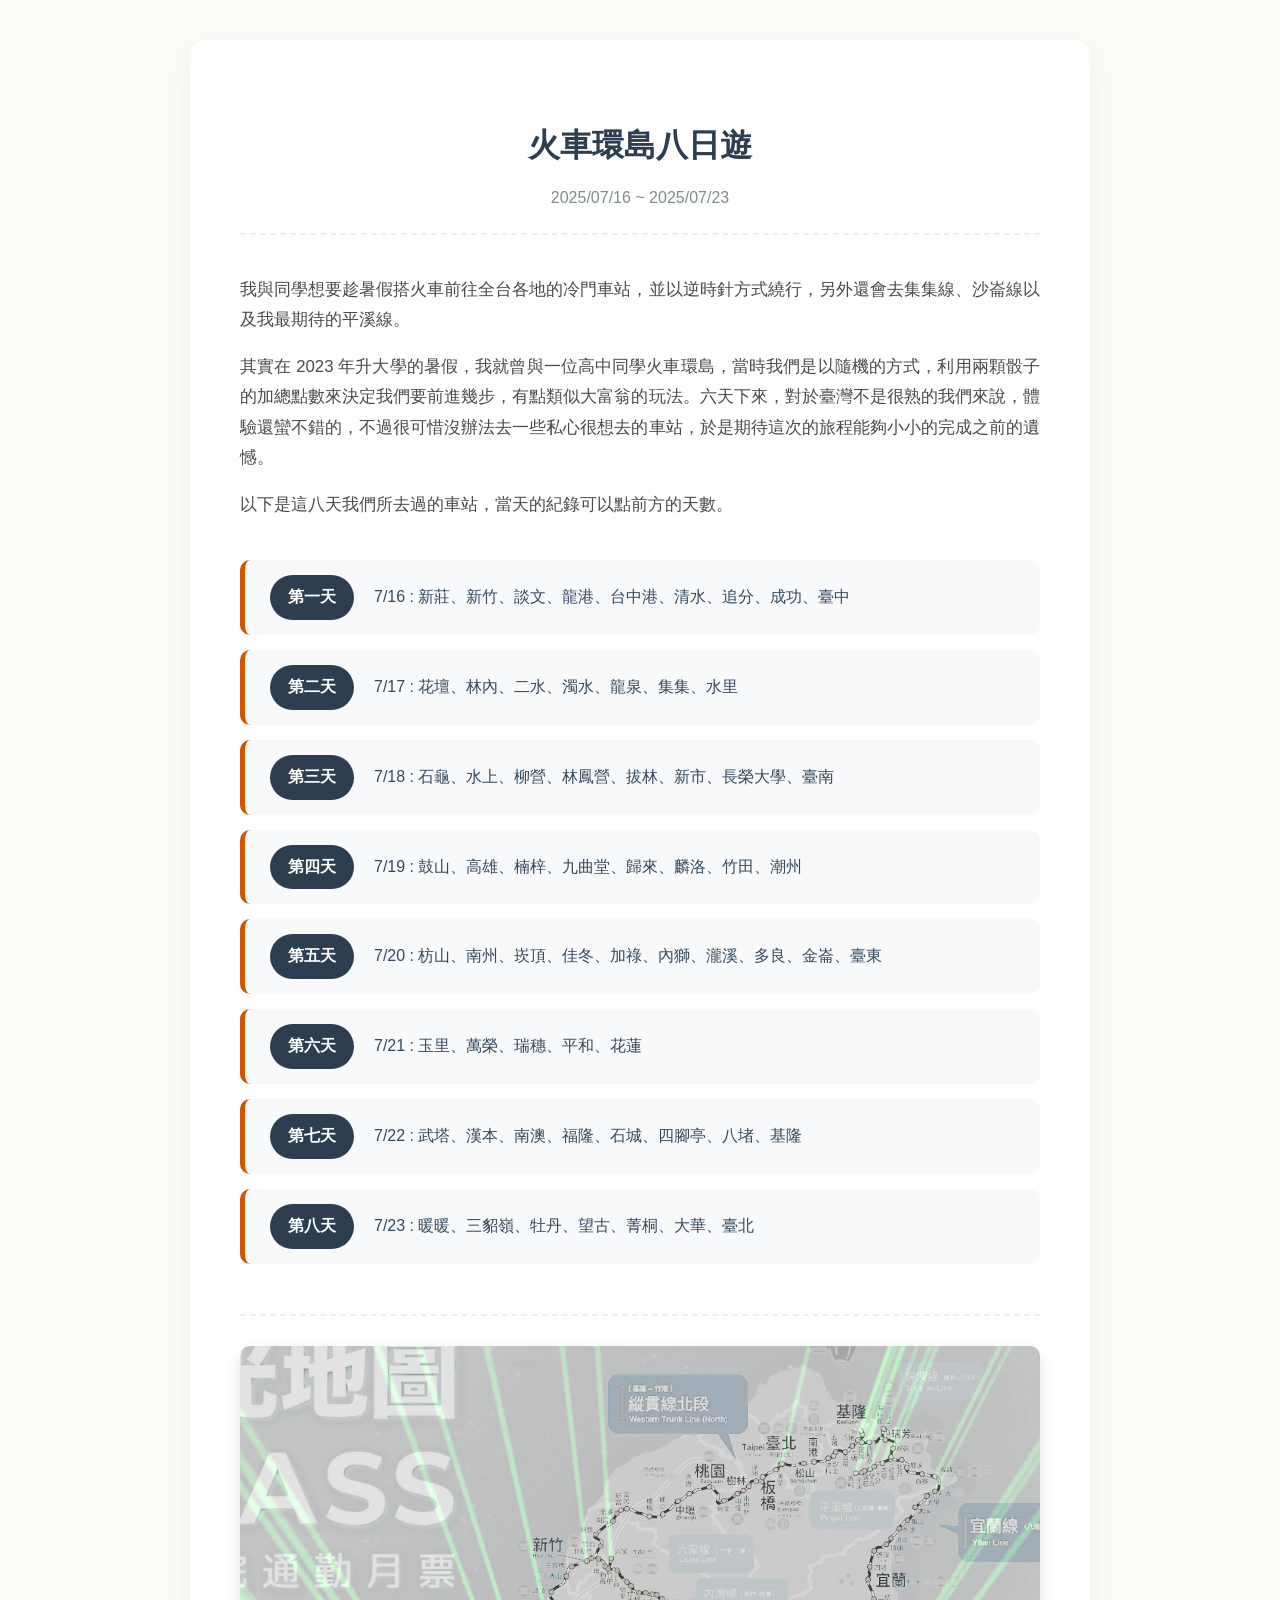
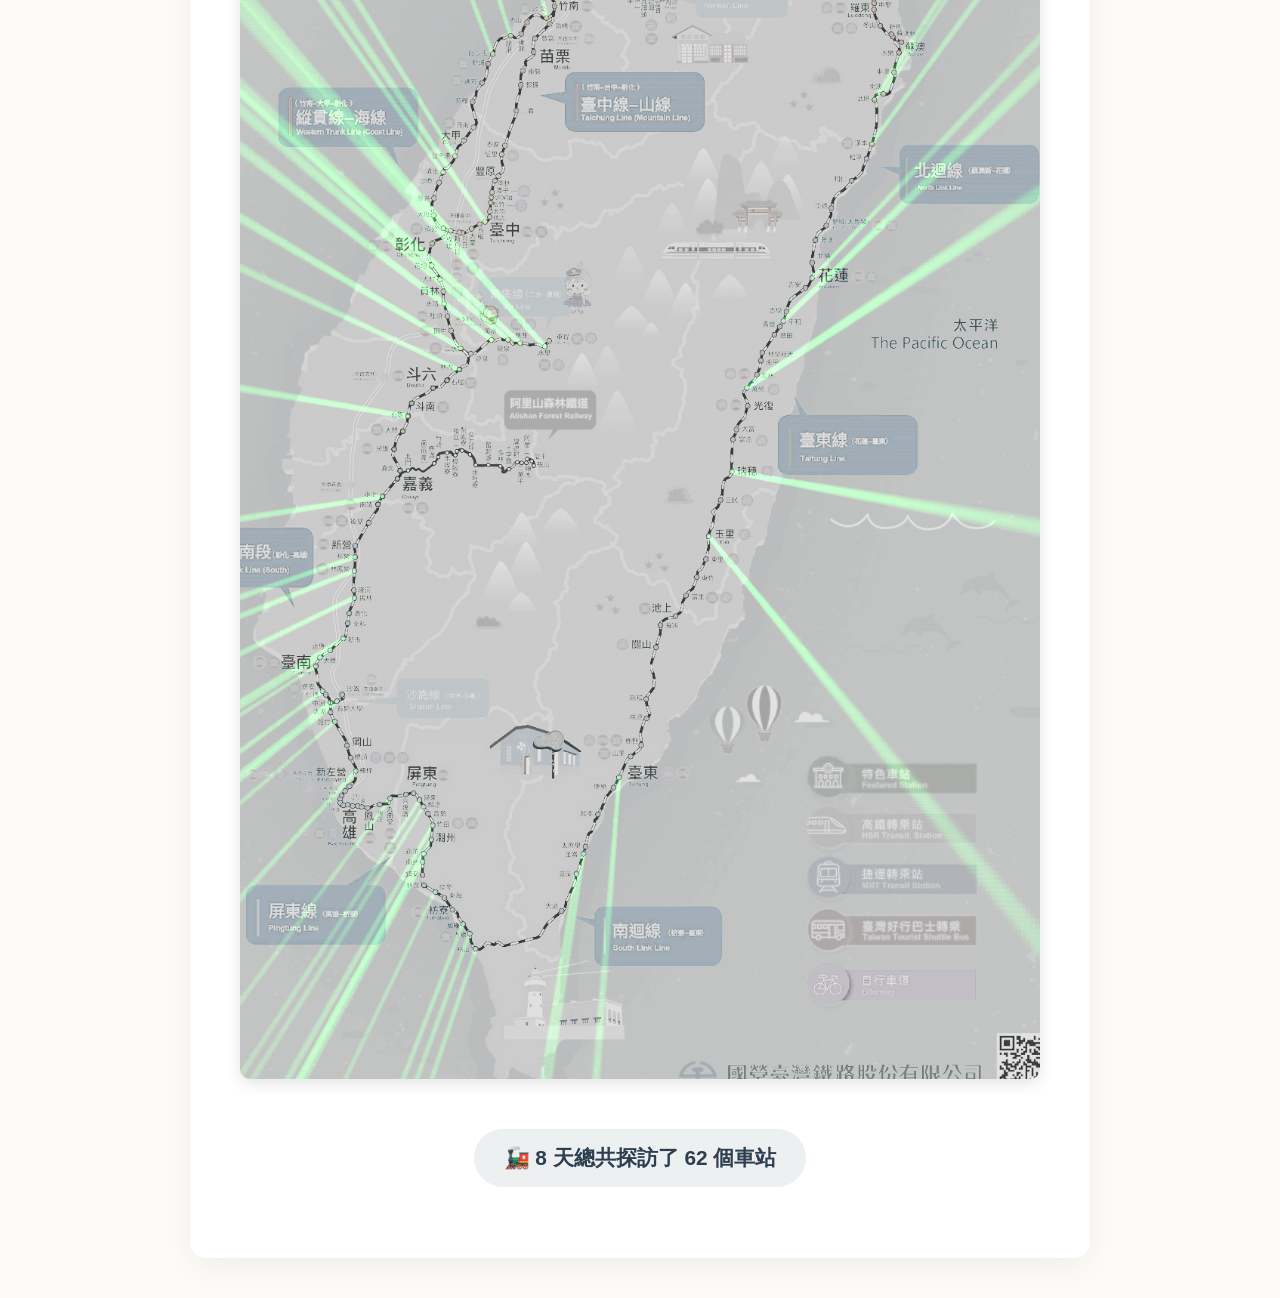
<file: trainaroundtaiwan.html>
<!DOCTYPE html>
<html lang="zh-TW">
<head>
    <meta charset="UTF-8">
    <meta name="viewport" content="width=device-width, initial-scale=1.0">
    <title>火車環島八日遊 | 2025</title>
    <style>
        /* 旅遊日誌的顏色主題 */
        :root {
            --primary-color: #2c3e50;
            --accent-color: #d35400;
            --bg-color: #fdfbf7;
            --card-bg: #ffffff;
            --text-color: #4a4a4a;
        }

        body {
            font-family: 'Noto Sans TC', 'Microsoft JhengHei', sans-serif;
            background-color: var(--bg-color);
            color: var(--text-color);
            line-height: 1.8;
            margin: 0;
            padding: 40px 20px;
        }

        /* 讓主要內容置中並加上陰影框 */
        .container {
            max-width: 800px;
            margin: 0 auto;
            background: var(--card-bg);
            padding: 50px;
            border-radius: 15px;
            box-shadow: 0 10px 30px rgba(0,0,0,0.05);
        }

        /* 標題設計 */
        h2 {
            color: var(--primary-color);
            text-align: center;
            font-size: 2em;
            margin-bottom: 10px;
        }

        .subtitle {
            text-align: center;
            color: #7f8c8d;
            margin-top: 0;
            margin-bottom: 40px;
            border-bottom: 2px dashed #ecf0f1;
            padding-bottom: 20px;
        }

        /* 前言段落設計 */
        .intro {
            font-size: 1.05em;
            margin-bottom: 40px;
            text-align: justify;
        }

        /* 每日行程卡片設計 (時間軸感) */
        .timeline {
            display: flex;
            flex-direction: column;
            gap: 15px;
        }

        .day-card {
            display: flex;
            align-items: center;
            background: #f8f9fa;
            padding: 15px 25px;
            border-radius: 10px;
            border-left: 5px solid var(--accent-color);
            transition: all 0.3s ease;
        }

        .day-card:hover {
            transform: translateX(10px);
            background: #fff8f3;
            box-shadow: 0 4px 10px rgba(211, 84, 0, 0.1);
        }

        /* 連結按鈕化 */
        .day-card a {
            font-weight: bold;
            color: white;
            background: var(--primary-color);
            padding: 8px 18px;
            border-radius: 25px;
            text-decoration: none;
            margin-right: 20px;
            white-space: nowrap;
            transition: background 0.3s;
        }

        .day-card a:hover {
            background: var(--accent-color);
        }

        .day-card p {
            margin: 0;
            color: #34495e;
        }

        /* 底部照片與總結區塊 */
        .footer-section {
            margin-top: 50px;
            text-align: center;
            padding-top: 30px;
            border-top: 2px dashed #ecf0f1;
        }

        .footer-section img {
            max-width: 100%;
            height: auto;
            border-radius: 10px;
            box-shadow: 0 5px 15px rgba(0,0,0,0.1);
            margin-bottom: 20px;
        }

        .stats {
            font-size: 1.3em;
            font-weight: bold;
            color: var(--primary-color);
            background: #ecf0f1;
            display: inline-block;
            padding: 10px 30px;
            border-radius: 30px;
        }
    </style>
</head>
<body>

    <div class="container">
        <h2>火車環島八日遊</h2>
        <p class="subtitle">2025/07/16 ~ 2025/07/23</p>

        <div class="intro">
            <p>我與同學想要趁暑假搭火車前往全台各地的冷門車站，並以逆時針方式繞行，另外還會去集集線、沙崙線以及我最期待的平溪線。</p>
            <p>其實在 2023 年升大學的暑假，我就曾與一位高中同學火車環島，當時我們是以隨機的方式，利用兩顆骰子的加總點數來決定我們要前進幾步，有點類似大富翁的玩法。六天下來，對於臺灣不是很熟的我們來說，體驗還蠻不錯的，不過很可惜沒辦法去一些私心很想去的車站，於是期待這次的旅程能夠小小的完成之前的遺憾。</p>
            <p>以下是這八天我們所去過的車站，當天的紀錄可以點前方的天數。</p>
        </div>

        <div class="timeline">
            <div class="day-card">
                <a href="day1.html">第一天</a>
                <p>7/16 : 新莊、新竹、談文、龍港、台中港、清水、追分、成功、臺中</p>
            </div>
            <div class="day-card">
                <a href="day2.html">第二天</a>
                <p>7/17 : 花壇、林內、二水、濁水、龍泉、集集、水里</p>
            </div>
            <div class="day-card">
                <a href="day3.html">第三天</a>
                <p>7/18 : 石龜、水上、柳營、林鳳營、拔林、新市、長榮大學、臺南</p>
            </div>
            <div class="day-card">
                <a href="day4.html">第四天</a>
                <p>7/19 : 鼓山、高雄、楠梓、九曲堂、歸來、麟洛、竹田、潮州</p>
            </div>
            <div class="day-card">
                <a href="day5.html">第五天</a>
                <p>7/20 : 枋山、南州、崁頂、佳冬、加祿、內獅、瀧溪、多良、金崙、臺東</p>
            </div>
            <div class="day-card">
                <a href="day6.html">第六天</a>
                <p>7/21 : 玉里、萬榮、瑞穗、平和、花蓮</p>
            </div>
            <div class="day-card">
                <a href="day7.html">第七天</a>
                <p>7/22 : 武塔、漢本、南澳、福隆、石城、四腳亭、八堵、基隆</p>
            </div>
            <div class="day-card">
                <a href="day8.html">第八天</a>
                <p>7/23 : 暖暖、三貂嶺、牡丹、望古、菁桐、大華、臺北</p>
            </div>
        </div>

        <div class="footer-section">
            <img alt="環島總車站照片" src="images/IMG_1157.PNG">
            <p class="stats">🚂 8 天總共探訪了 62 個車站</p>   
        </div> 
    </div>

</body>
</html>
</file>
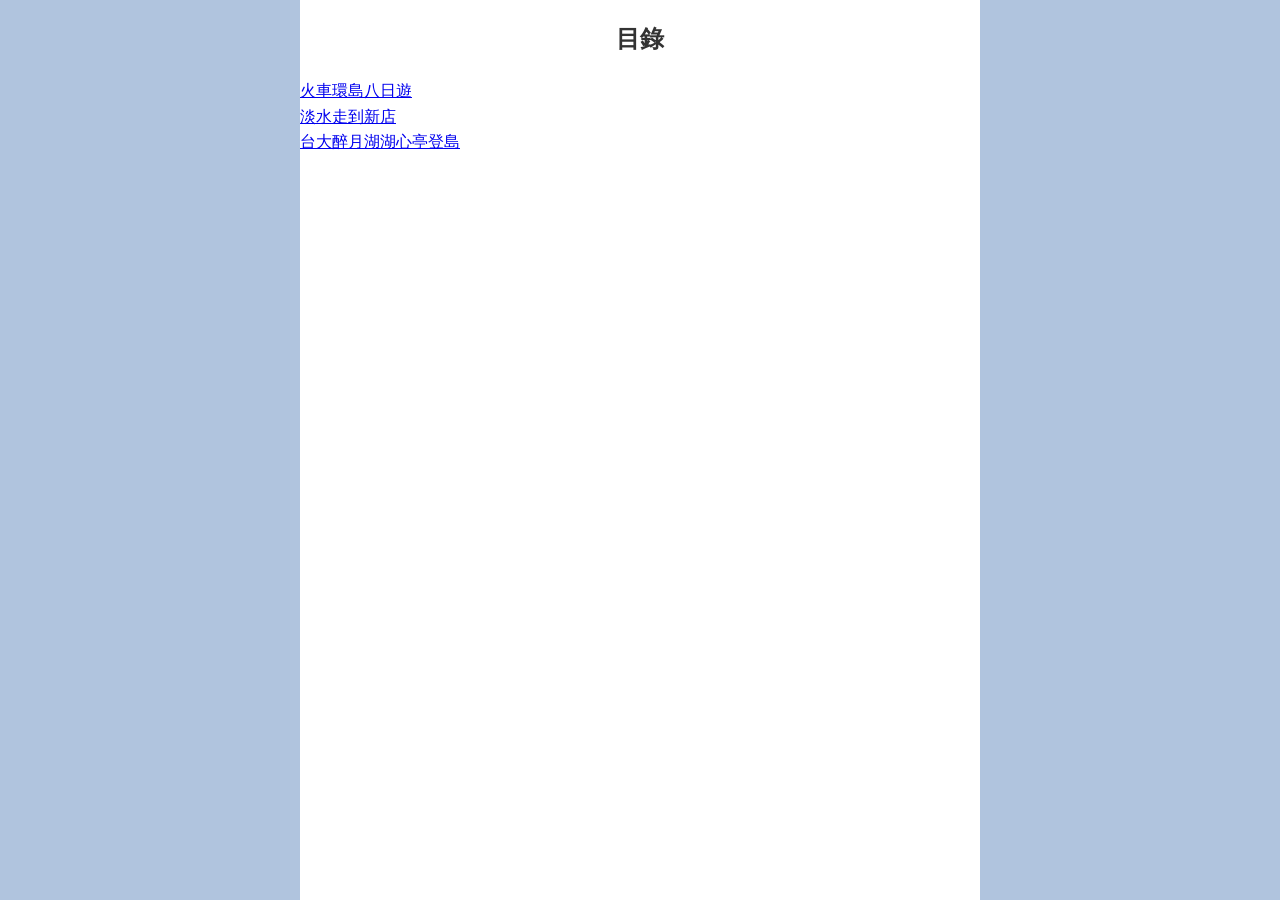
<file: wtfthing.html>
<!DOCTYPE html>
<html>
    <head>
        <meta charset="UTF-8"></meta>
        <title>瘋狂旅遊</title>
        <style>
            html {
                font-size: 16px; /* 設置基準字體大小，1rem = 16px */
            }
            body {
                font-family: Arial, sans-serif;
                margin: 1.25rem auto; /* 20px ÷ 16 = 1.25rem */
                max-width: 50rem; /* 800px ÷ 16 = 50rem */
                line-height: 1.6;
                z-index: 1;
            }
            h2 {
                color: #333;
                text-align: center;
                font-size: 1.5rem; /* 約 24px，瀏覽器預設 h2 大小 */
            }
            p {
                overflow-wrap: break-word;
                white-space: normal;
                text-align: justify;
                color: black;
                font-size: 1rem; /* 明確設置，約 16px */
            }
            .left-background,
            .right-background {
                position: fixed;
                top: 0;
                width: var(--sidebar-width, 240px); /* 動態由 JS 控制 */
                height: 100vh;
                background-color: lightsteelblue;
                z-index: 0;
            }
            .left-background {
                left: 0;
            }
            .right-background {
                right: 0;
            }
            .content {
                max-width: calc(100vw - 2 * var(--sidebar-width));
                margin: 0 auto;
                box-sizing: border-box;
                position: relative;
                z-index: 1;
            }
            @media (max-width: 37.5rem) { /* 600px ÷ 16 = 37.5rem */
            .left-background, .right-background {
                width: 3.125rem; /* 50px ÷ 16 = 3.125rem */
            }
            }
        </style>
    </head>
    <body>
        <div class="left-background" ></div>
        <div class="right-background" ></div>
        <div class="content">
            <h2>目錄</h2>
            <a href="trainaroundtaiwan.html">火車環島八日遊</a>
            <br>
            <a href="tamxinwalk.html">淡水走到新店</a>
            <br>
            <a href="drunkmoonlake.html">台大醉月湖湖心亭登島</a>
        </div>
        <script>
            (function () {
            const SIDE_INIT = 300; // 初始 sidebar 寬度 px
            const root = document.documentElement;

            function adjustSidebars() {
                const zoom = window.devicePixelRatio || 1;
                const newWidth = SIDE_INIT / zoom;
                root.style.setProperty("--sidebar-width", newWidth + "px");
            }

            // 初始執行
            adjustSidebars();

            // 監聽 resize
            window.addEventListener("resize", adjustSidebars);

            // 監聽 zoom 變化（某些瀏覽器 DPR 會變）
            let lastDPR = window.devicePixelRatio;
            setInterval(() => {
                if (window.devicePixelRatio !== lastDPR) {
                lastDPR = window.devicePixelRatio;
                adjustSidebars();
                }
            }, 300);
            })();
        </script>
    </body>
</html>
</file>
<file: style.css>
/* 旅遊日誌的共用顏色主題與設定 */
:root {
    --primary-color: #2c3e50;
    --accent-color: #d35400;
    --bg-color: #fdfbf7;
    --card-bg: #ffffff;
    --text-color: #4a4a4a;
}

body {
    font-family: 'Noto Sans TC', 'Microsoft JhengHei', sans-serif;
    background-color: var(--bg-color);
    color: var(--text-color);
    line-height: 1.8;
    margin: 0;
    padding: 40px 20px;
}

.container {
    max-width: 800px;
    margin: 0 auto;
    background: var(--card-bg);
    padding: 50px;
    border-radius: 15px;
    box-shadow: 0 10px 30px rgba(0,0,0,0.05);
}

h2 {
    color: var(--primary-color);
    text-align: center;
    font-size: 2em;
    margin-bottom: 10px;
}

.subtitle {
    text-align: center;
    color: #7f8c8d;
    margin-top: 0;
    margin-bottom: 40px;
    border-bottom: 2px dashed #ecf0f1;
    padding-bottom: 20px;
}

p {
    font-size: 1.05em;
    margin-bottom: 20px;
    text-align: justify;
}

img {
    max-width: 100%;
    height: auto;
    border-radius: 10px;
    box-shadow: 0 5px 15px rgba(0,0,0,0.1);
    display: block;
    margin: 40px auto 10px auto;
}

.caption {
    text-align: center;
    color: #7f8c8d;
    font-size: 0.9em;
    margin-top: 0;
    margin-bottom: 40px;
}

/* 返回按鈕的設計 */
.btn-container {
    text-align: center;
    margin-top: 50px;
    border-top: 2px dashed #ecf0f1;
    padding-top: 30px;
}

.back-link {
    font-weight: bold;
    color: white;
    background: var(--primary-color);
    padding: 10px 25px;
    border-radius: 25px;
    text-decoration: none;
    display: inline-block;
    transition: background 0.3s ease;
}

.back-link:hover {
    background: var(--accent-color);
    transform: translateY(-2px);
}
</file>
